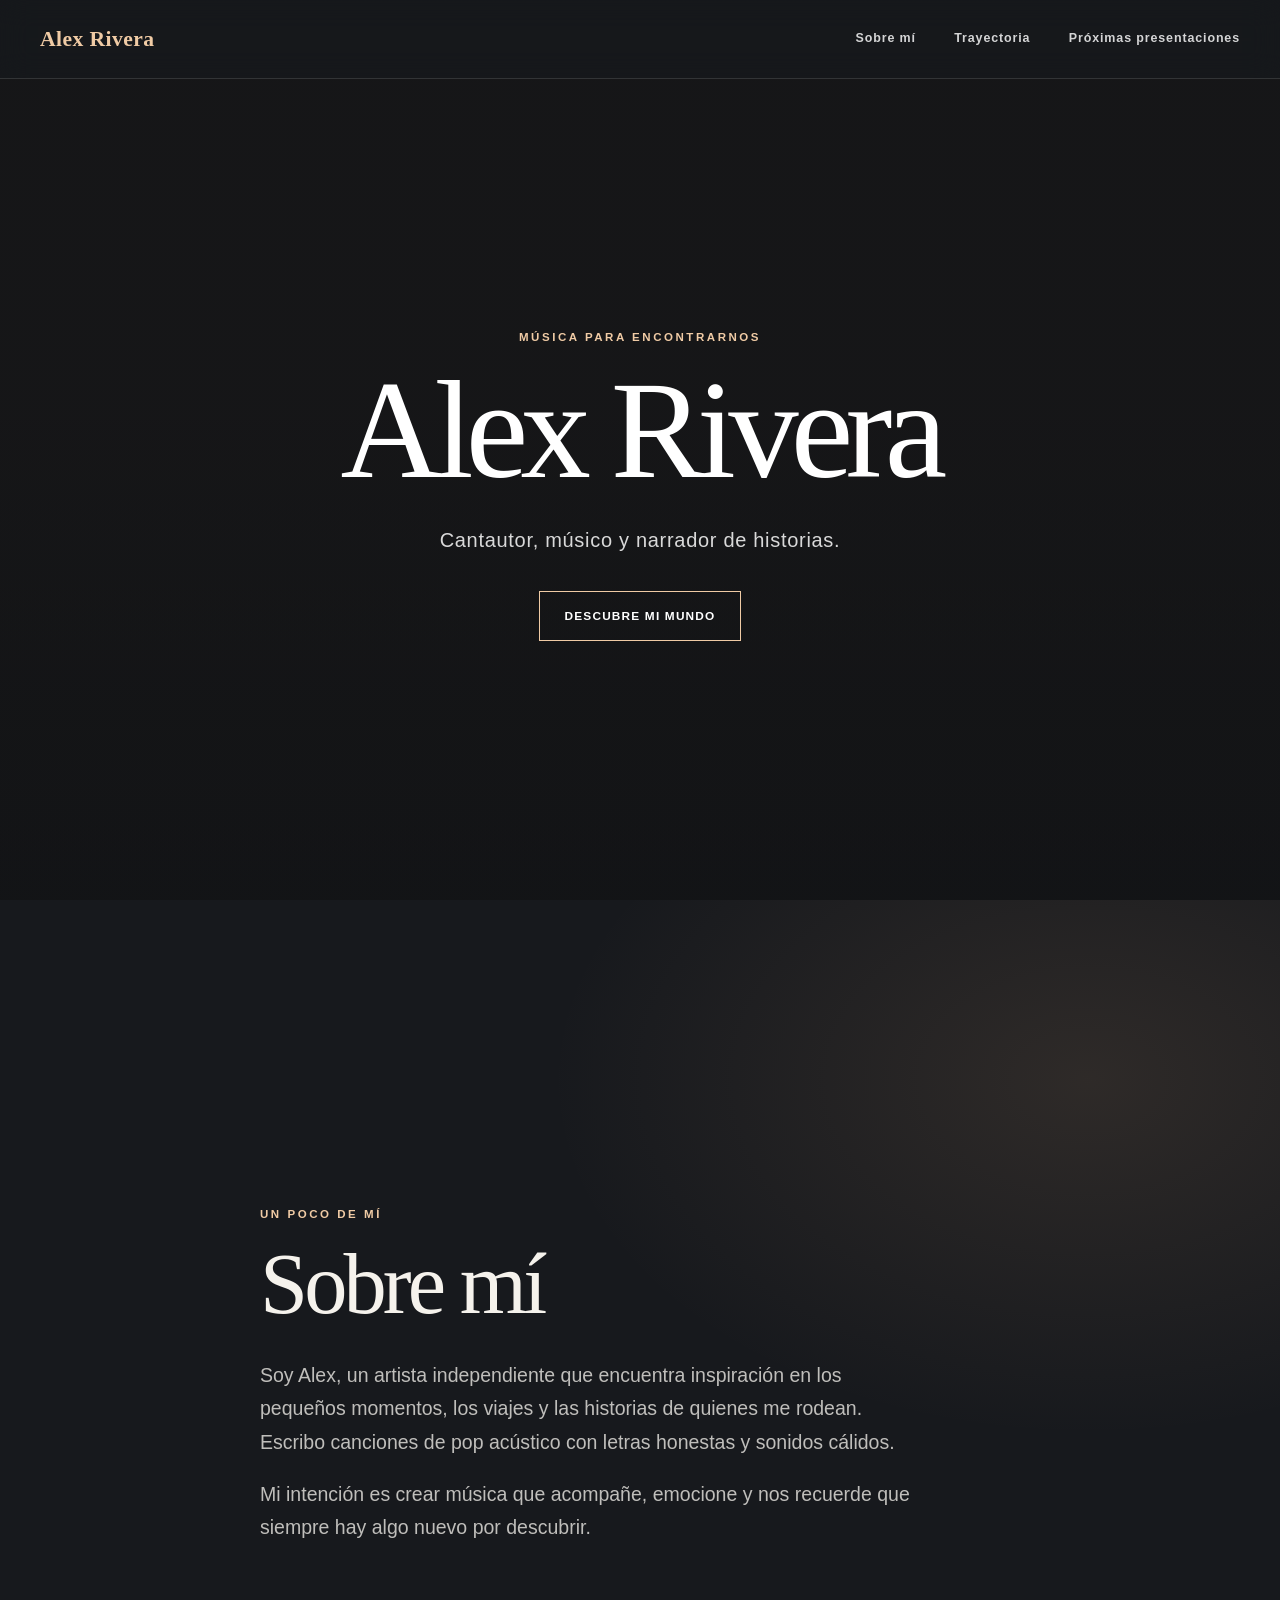
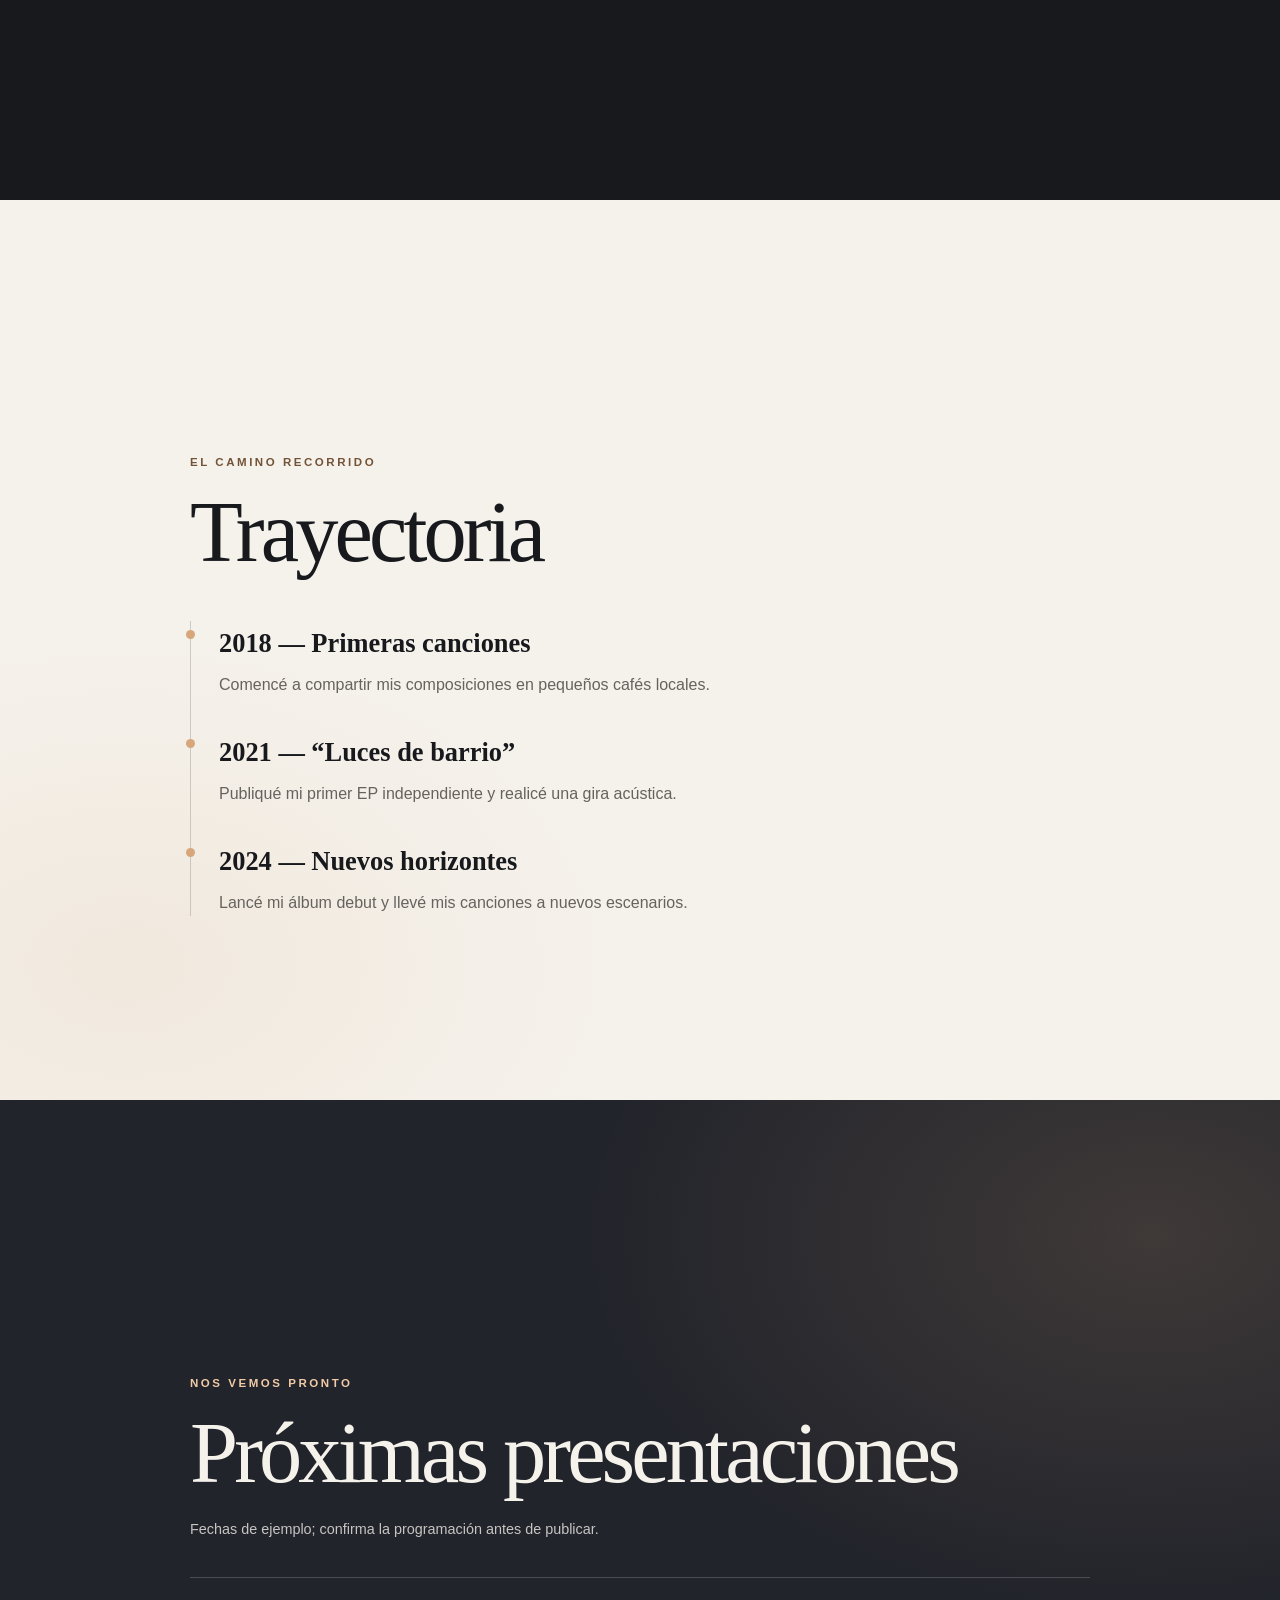
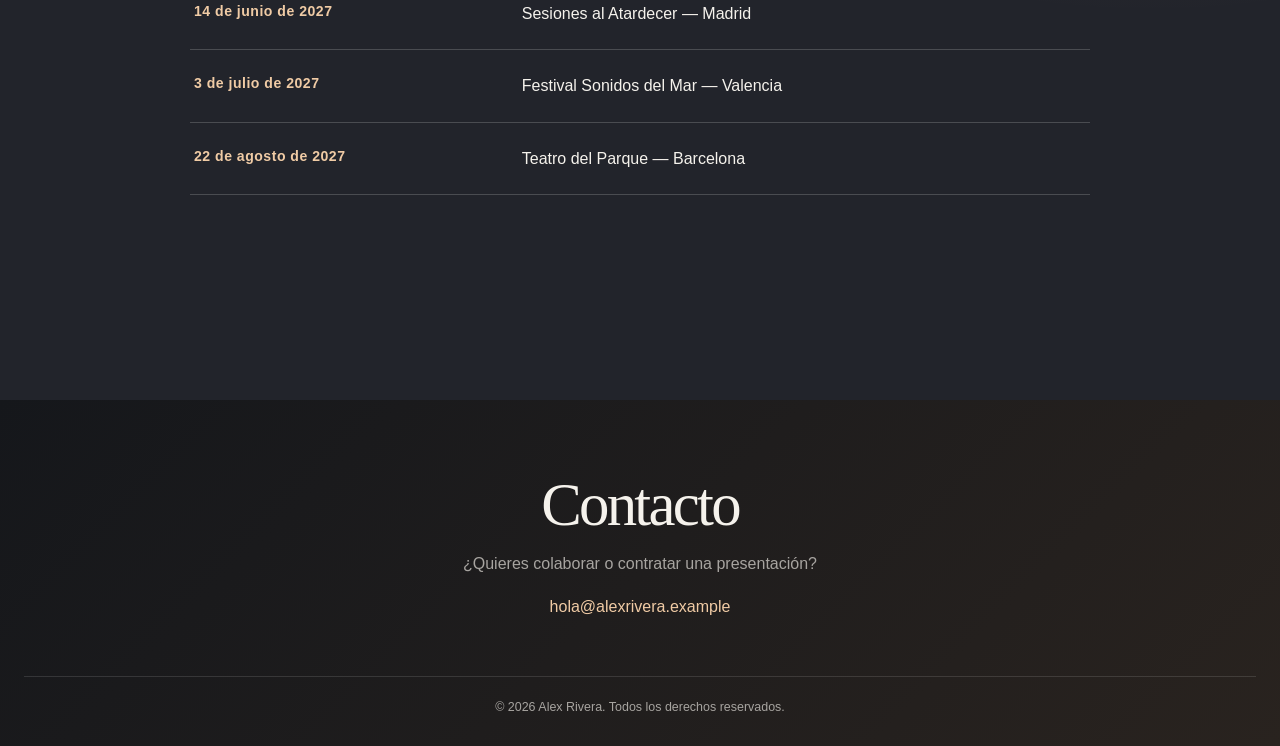
<file: index.html>
<!doctype html>
<html lang="es">
  <head>
    <meta charset="utf-8">
    <meta name="viewport" content="width=device-width, initial-scale=1">
    <meta name="description" content="Descubre la música de Alex Rivera, cantautor independiente de pop acústico. Conoce su trayectoria y encuentra sus próximos conciertos.">
    <meta name="keywords" content="Alex Rivera, cantautor, pop acústico, música independiente, conciertos, música en vivo">
    <meta name="author" content="Alex Rivera">
    <link rel="canonical" href="https://alexrivera.example/">
    <title>Alex Rivera | Cantautor de pop acústico</title>

    <meta property="og:locale" content="es_ES">
    <meta property="og:type" content="website">
    <meta property="og:site_name" content="Alex Rivera">
    <meta property="og:title" content="Alex Rivera | Cantautor de pop acústico">
    <meta property="og:description" content="Descubre la música de Alex Rivera, conoce su trayectoria y encuentra sus próximos conciertos.">
    <meta property="og:url" content="https://alexrivera.example/">
    <meta property="og:image" content="https://images.unsplash.com/photo-1516280440614-37939bbacd81?auto=format&amp;fit=crop&amp;w=2400&amp;q=85">
    <meta property="og:image:alt" content="Artista interpretando música en directo">
    <meta name="twitter:card" content="summary_large_image">

    <script type="application/ld+json">
      {
        "@context": "https://schema.org",
        "@type": "Person",
        "name": "Alex Rivera",
        "description": "Cantautor independiente de pop acústico que escribe canciones inspiradas en historias cotidianas.",
        "image": "https://images.unsplash.com/photo-1516280440614-37939bbacd81?auto=format&fit=crop&w=2400&q=85",
        "url": "https://alexrivera.example/",
        "jobTitle": "Cantautor y músico",
        "knowsAbout": [
          "Pop acústico",
          "Composición musical",
          "Música en vivo"
        ],
        "sameAs": [
          "https://www.instagram.com/alexrivera.music/",
          "https://www.youtube.com/@alexriveramusica",
          "https://www.tiktok.com/@alexriveramusica"
        ]
      }
    </script>
    <link rel="stylesheet" href="styles.css">
  </head>
  <body>
    <a class="skip-link" href="#contenido">Saltar al contenido principal</a>

    <header class="site-header site-header--fixed">
      <nav class="site-nav" aria-label="Navegación principal">
        <a class="site-nav__brand" href="#inicio">Alex Rivera</a>
        <ul class="site-nav__list">
          <li><a href="#sobre-mi">Sobre mí</a></li>
          <li><a href="#trayectoria">Trayectoria</a></li>
          <li><a href="#presentaciones">Próximas presentaciones</a></li>
        </ul>
      </nav>
    </header>

    <main id="contenido">
      <section class="hero section--full-height" id="inicio" aria-labelledby="hero-title">
        <p class="hero__eyebrow">Música para encontrarnos</p>
        <h1 id="hero-title">Alex Rivera</h1>
        <p class="hero__subtitle">Cantautor, músico y narrador de historias.</p>
        <a class="button" href="#sobre-mi">Descubre mi mundo</a>
      </section>

      <section class="about section--full-height" id="sobre-mi" aria-labelledby="about-title">
        <div class="section__content">
          <p class="section__eyebrow">Un poco de mí</p>
          <h2 id="about-title">Sobre mí</h2>
          <p>
            Soy Alex, un artista independiente que encuentra inspiración en los
            pequeños momentos, los viajes y las historias de quienes me rodean.
            Escribo canciones de pop acústico con letras honestas y sonidos
            cálidos.
          </p>
          <p>
            Mi intención es crear música que acompañe, emocione y nos recuerde
            que siempre hay algo nuevo por descubrir.
          </p>
        </div>
      </section>

      <section class="career section--full-height" id="trayectoria" aria-labelledby="career-title">
        <div class="section__content">
          <p class="section__eyebrow">El camino recorrido</p>
          <h2 id="career-title">Trayectoria</h2>
          <ol class="career__milestones">
            <li>
              <h3>2018 — Primeras canciones</h3>
              <p>Comencé a compartir mis composiciones en pequeños cafés locales.</p>
            </li>
            <li>
              <h3>2021 — “Luces de barrio”</h3>
              <p>Publiqué mi primer EP independiente y realicé una gira acústica.</p>
            </li>
            <li>
              <h3>2024 — Nuevos horizontes</h3>
              <p>Lancé mi álbum debut y llevé mis canciones a nuevos escenarios.</p>
            </li>
          </ol>
        </div>
      </section>

      <section class="events section--full-height" id="presentaciones" aria-labelledby="events-title">
        <div class="section__content">
          <p class="section__eyebrow">Nos vemos pronto</p>
          <h2 id="events-title">Próximas presentaciones</h2>
          <p class="events__note">Fechas de ejemplo; confirma la programación antes de publicar.</p>
          <ul class="events__list">
            <li>
              <time datetime="2027-06-14">14 de junio de 2027</time>
              <span>Sesiones al Atardecer — Madrid</span>
            </li>
            <li>
              <time datetime="2027-07-03">3 de julio de 2027</time>
              <span>Festival Sonidos del Mar — Valencia</span>
            </li>
            <li>
              <time datetime="2027-08-22">22 de agosto de 2027</time>
              <span>Teatro del Parque — Barcelona</span>
            </li>
          </ul>
        </div>
      </section>
    </main>

    <footer class="site-footer">
      <h2>Contacto</h2>
      <p>¿Quieres colaborar o contratar una presentación?</p>
      <address>
        <a href="mailto:hola@alexrivera.example">hola@alexrivera.example</a>
      </address>
      <p class="site-footer__copyright">&copy; 2026 Alex Rivera. Todos los derechos reservados.</p>
    </footer>
  </body>
</html>
</file>
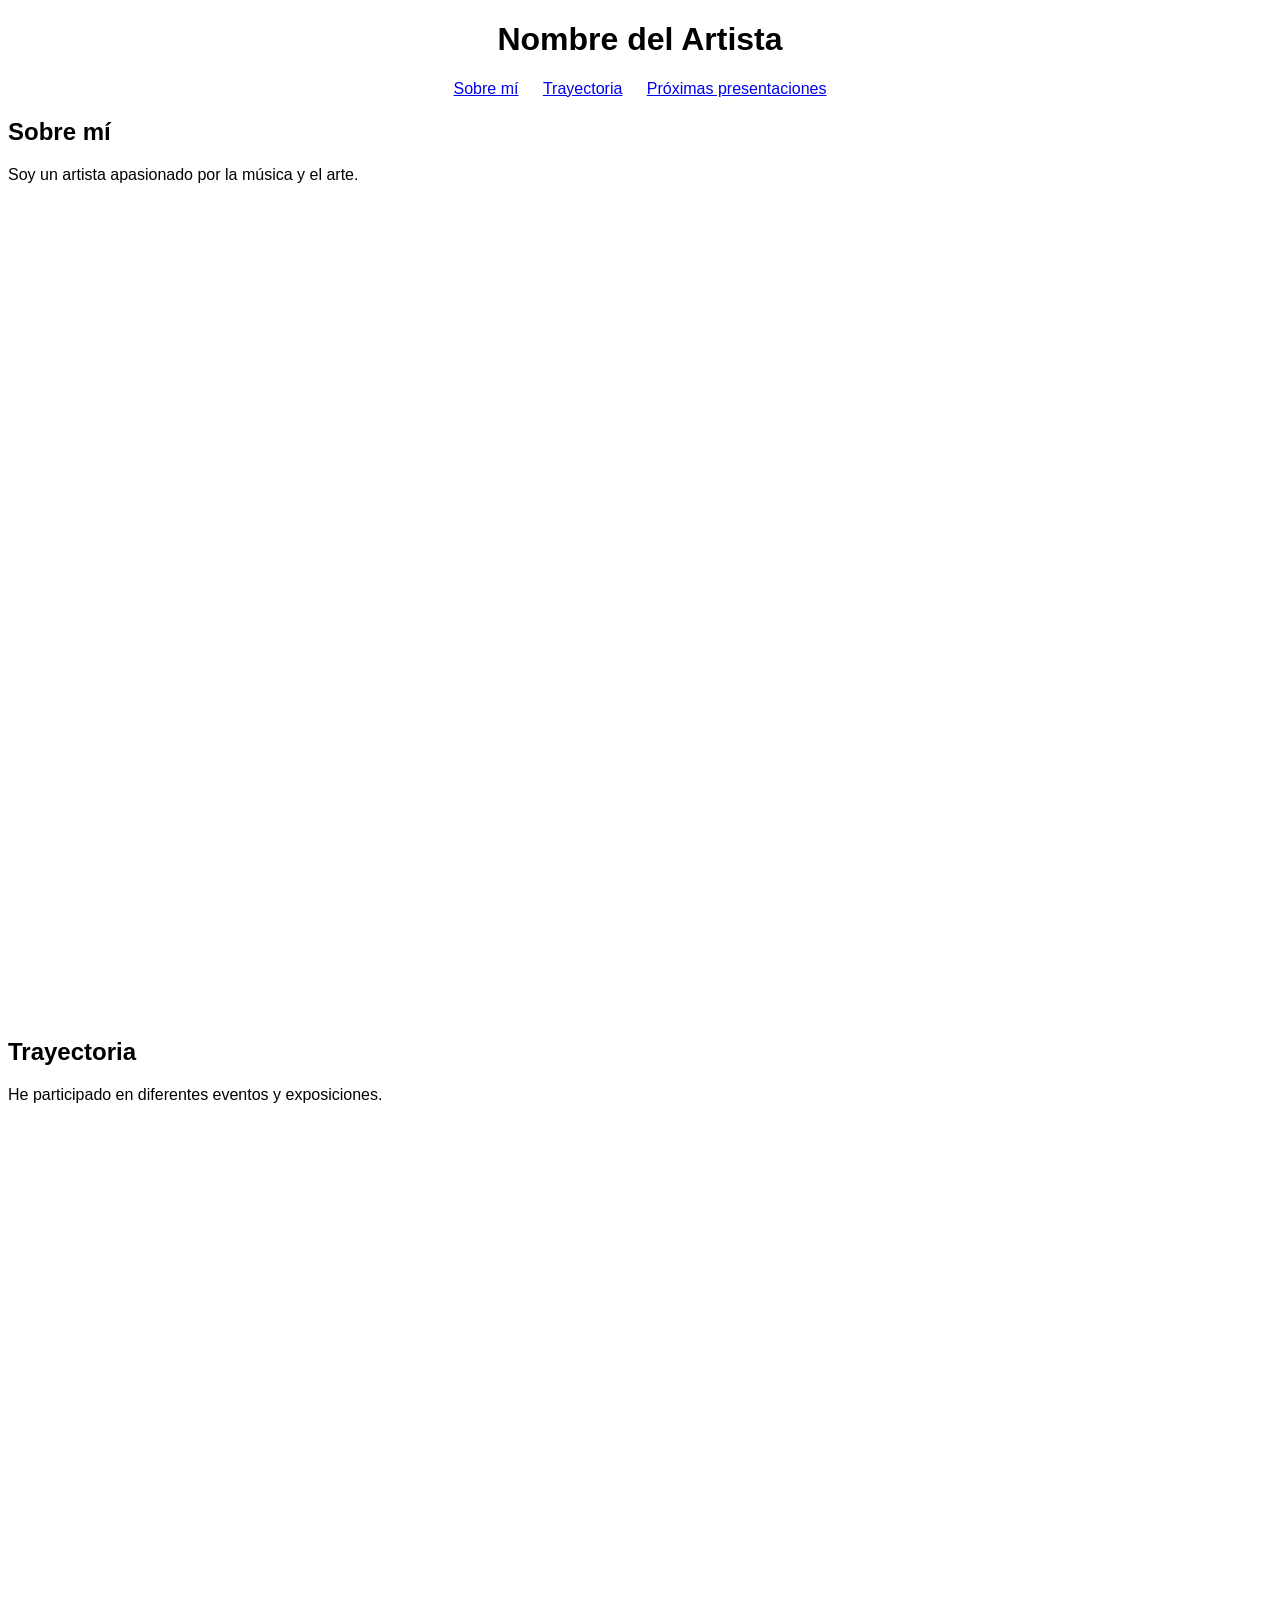
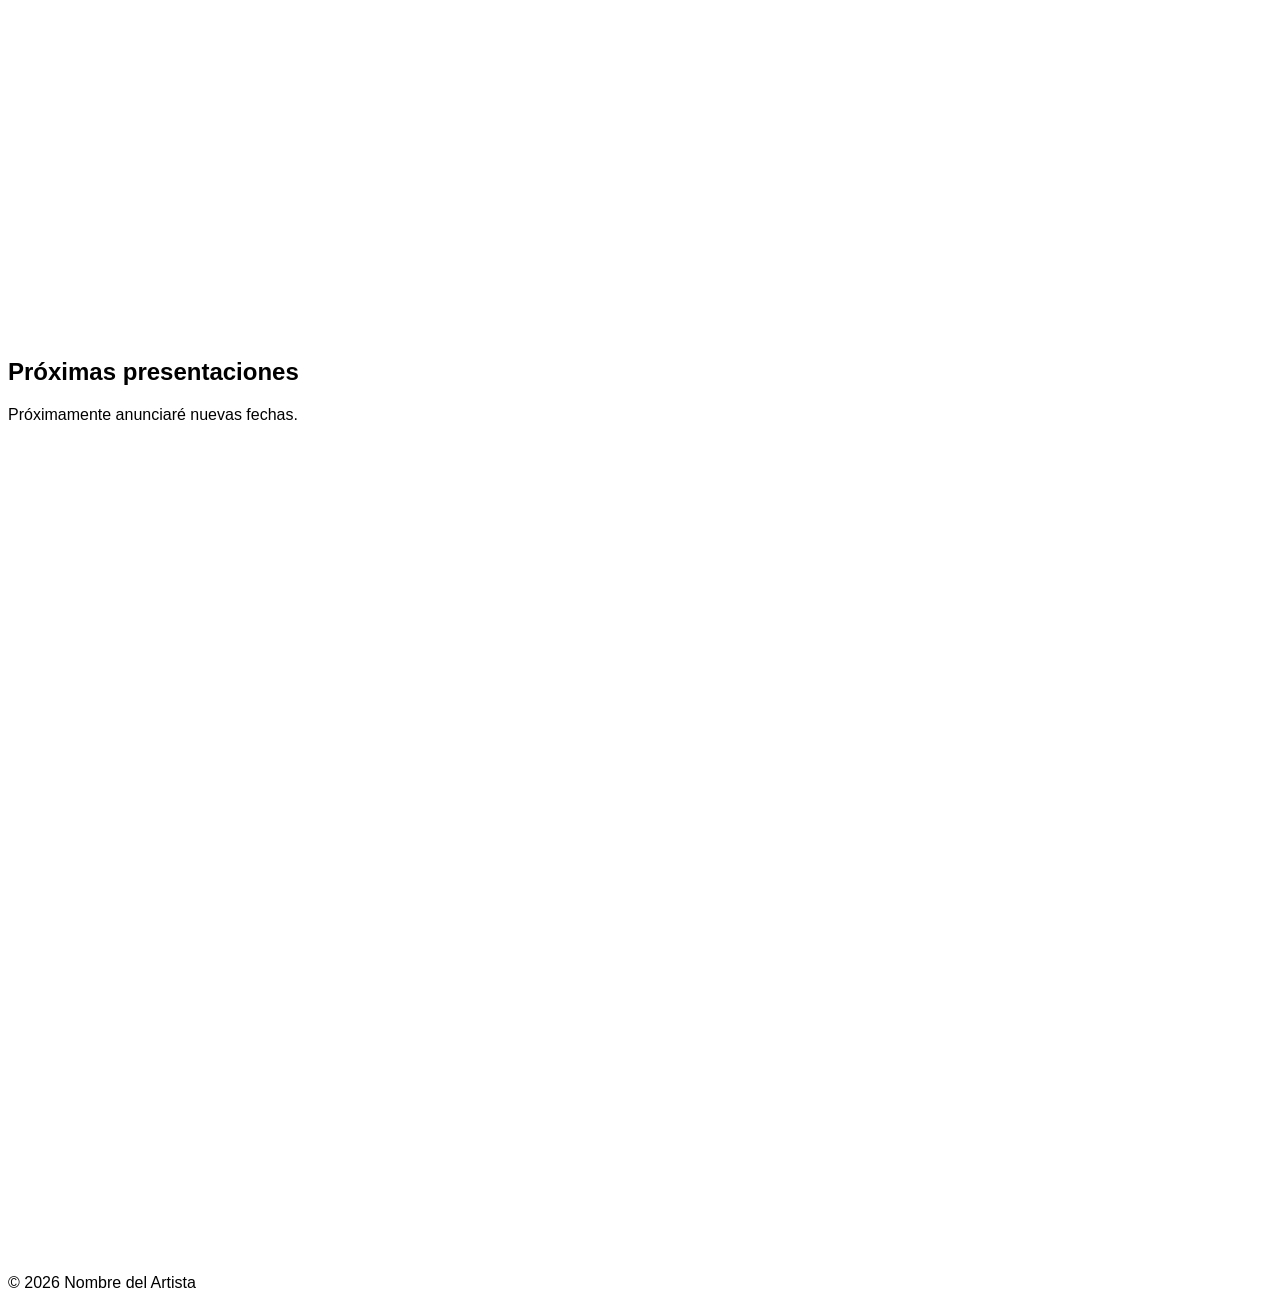
<file: manual/index 2.html>
<!DOCTYPE html>
<html lang="es">
<head>
  <meta charset="UTF-8">
  <meta name="viewport" content="width=device-width, initial-scale=1.0">
  <title>Alex Rivera | Cantautor de pop acústico</title>
  <link rel="stylesheet" href="style2.css">
</head>
<body>

    <header>
        <h1>Nombre del Artista</h1>

        <nav>
            <a href="#sobre-mi">Sobre mí</a>
            <a href="#trayectoria">Trayectoria</a>
            <a href="#presentaciones">Próximas presentaciones</a>
        </nav>
    </header>

    <main>

        <section id="sobre-mi">
            <h2>Sobre mí</h2>
            <p>Soy un artista apasionado por la música y el arte.</p>
        </section>

        <section id="trayectoria">
            <h2>Trayectoria</h2>
            <p>He participado en diferentes eventos y exposiciones.</p>
        </section>

        <section id="presentaciones">
            <h2>Próximas presentaciones</h2>
            <p>Próximamente anunciaré nuevas fechas.</p>
        </section>

    </main>

    <footer>
        <p>© 2026 Nombre del Artista</p>
    </footer>

</body>
</html>
</file>
<file: styles.css>
/* Base y paleta */
:root {
  color-scheme: light;
  --color-ink: #17191d;
  --color-paper: #f5f2ec;
  --color-muted: #a7a4a0;
  --color-accent: #d7a77b;
  --color-accent-light: #f0cba5;
  --color-night: #17191d;
  --font-display: "Iowan Old Style", "Palatino Linotype", "Book Antiqua", Georgia, serif;
  --font-body: "Avenir Next", Avenir, "Segoe UI", sans-serif;
  --header-height: 78px;
}

* {
  box-sizing: border-box;
}

html {
  scroll-behavior: smooth;
  scroll-padding-top: var(--header-height);
}

body {
  margin: 0;
  background: var(--color-paper);
  color: var(--color-ink);
  font-family: var(--font-body);
  font-size: 16px;
  line-height: 1.7;
  -webkit-font-smoothing: antialiased;
}

img {
  display: block;
  max-width: 100%;
}

a {
  color: inherit;
}

::selection {
  background: var(--color-accent);
  color: var(--color-night);
}

/* Enlace de salto accesible con teclado */
.skip-link {
  position: fixed;
  z-index: 20;
  top: 8px;
  left: 8px;
  padding: 10px 14px;
  transform: translateY(calc(-100% - 16px));
  background: #fff;
  color: var(--color-night);
  font-weight: 700;
  text-decoration: none;
}

.skip-link:focus {
  outline: 3px solid var(--color-accent);
  outline-offset: 3px;
  transform: translateY(0);
}

/* Navegación fija */
.site-header {
  position: fixed;
  z-index: 10;
  inset: 0 0 auto;
  min-height: var(--header-height);
  border-bottom: 1px solid rgb(255 255 255 / 12%);
  background: rgb(23 25 29 / 82%);
  color: #fff;
  backdrop-filter: blur(14px);
  -webkit-backdrop-filter: blur(14px);
}

.site-nav {
  display: flex;
  width: min(100% - 64px, 1200px);
  min-height: var(--header-height);
  align-items: center;
  justify-content: space-between;
  gap: 32px;
  margin-inline: auto;
}

.site-nav__brand {
  flex: 0 0 auto;
  color: var(--color-accent-light);
  font-family: var(--font-display);
  font-size: 1.35rem;
  font-weight: 600;
  letter-spacing: 0.02em;
  text-decoration: none;
}

.site-nav__list {
  display: flex;
  align-items: center;
  gap: clamp(18px, 3vw, 42px);
  margin: 0;
  padding: 0;
  list-style: none;
}

.site-nav__list a {
  position: relative;
  display: inline-block;
  padding-block: 8px;
  color: rgb(255 255 255 / 82%);
  font-size: 0.78rem;
  font-weight: 600;
  letter-spacing: 0.07em;
  text-decoration: none;
  transition: color 180ms ease;
}

.site-nav__list a::after {
  position: absolute;
  right: 0;
  bottom: 2px;
  left: 0;
  height: 1px;
  background: var(--color-accent-light);
  content: "";
  transform: scaleX(0);
  transform-origin: left;
  transition: transform 180ms ease;
}

.site-nav__list a:hover,
.site-nav__list a:focus-visible {
  color: var(--color-accent-light);
}

.site-nav__list a:hover::after,
.site-nav__list a:focus-visible::after {
  transform: scaleX(1);
}

/* Portada */
.hero {
  position: relative;
  display: flex;
  min-height: 100vh;
  min-height: 100svh;
  flex-direction: column;
  align-items: center;
  justify-content: center;
  overflow: hidden;
  padding: calc(var(--header-height) + 56px) 24px 72px;
  background-color: #272321;
  background-image:
    linear-gradient(90deg, rgb(15 17 20 / 72%), rgb(15 17 20 / 72%)),
    linear-gradient(0deg, rgb(15 17 20 / 46%), transparent 55%),
    url("https://images.unsplash.com/photo-1516280440614-37939bbacd81?auto=format&fit=crop&w=2400&q=85");
  background-position: center;
  background-size: cover;
  color: #fff;
  text-align: center;
}

.hero__eyebrow,
.section__eyebrow {
  margin: 0 0 16px;
  color: var(--color-accent-light);
  font-size: 0.72rem;
  font-weight: 700;
  letter-spacing: 0.22em;
  line-height: 1.4;
  text-transform: uppercase;
}

.hero h1 {
  margin: 0;
  font-family: var(--font-display);
  font-size: clamp(4rem, 11vw, 9.5rem);
  font-weight: 400;
  letter-spacing: -0.055em;
  line-height: 0.98;
}

.hero__subtitle {
  margin: 24px 0 34px;
  color: rgb(255 255 255 / 84%);
  font-size: clamp(1rem, 2vw, 1.25rem);
  letter-spacing: 0.035em;
}

.button {
  display: inline-flex;
  min-height: 50px;
  align-items: center;
  justify-content: center;
  padding: 12px 25px;
  border: 1px solid var(--color-accent-light);
  color: #fff;
  font-size: 0.74rem;
  font-weight: 700;
  letter-spacing: 0.1em;
  text-decoration: none;
  text-transform: uppercase;
  transition: background-color 200ms ease, color 200ms ease, transform 200ms ease;
}

.button:hover,
.button:focus-visible {
  transform: translateY(-2px);
  background: var(--color-accent-light);
  color: var(--color-night);
}

/* Secciones de contenido */
.section--full-height {
  display: flex;
  min-height: 100vh;
  min-height: 100svh;
  align-items: center;
  padding: calc(var(--header-height) + 64px) 24px 72px;
  scroll-margin-top: 0;
}

.section__content {
  width: min(100%, 900px);
  margin-inline: auto;
}

.section__content h2,
.site-footer h2 {
  margin: 0 0 28px;
  font-family: var(--font-display);
  font-size: clamp(2.8rem, 7vw, 5.4rem);
  font-weight: 400;
  letter-spacing: -0.045em;
  line-height: 1.08;
}

.about {
  background:
    radial-gradient(ellipse at 85% 20%, rgb(215 167 123 / 12%), transparent 35%),
    var(--color-night);
  color: var(--color-paper);
}

.about .section__content {
  max-width: 760px;
}

.about .section__content > p:not(.section__eyebrow) {
  max-width: 670px;
  color: rgb(245 242 236 / 76%);
  font-size: clamp(1.05rem, 2vw, 1.22rem);
}

.career {
  background:
    radial-gradient(ellipse at 10% 85%, rgb(215 167 123 / 13%), transparent 32%),
    var(--color-paper);
}

.career .section__eyebrow {
  color: #735337;
}

.career__milestones {
  display: grid;
  gap: 0;
  margin: 42px 0 0;
  padding: 0;
  border-left: 1px solid rgb(23 25 29 / 18%);
  list-style: none;
}

.career__milestones li {
  position: relative;
  padding: 0 0 32px 28px;
}

.career__milestones li:last-child {
  padding-bottom: 0;
}

.career__milestones li::before {
  position: absolute;
  top: 9px;
  left: -5px;
  width: 9px;
  height: 9px;
  border-radius: 50%;
  background: var(--color-accent);
  content: "";
}

.career__milestones h3 {
  margin: 0 0 5px;
  font-family: var(--font-display);
  font-size: clamp(1.25rem, 2.5vw, 1.65rem);
  font-weight: 600;
}

.career__milestones p {
  margin: 0;
  color: #66635f;
}

.events {
  background:
    radial-gradient(ellipse at 90% 15%, rgb(215 167 123 / 16%), transparent 35%),
    #22242b;
  color: var(--color-paper);
}

.events__note {
  margin: -12px 0 24px;
  color: rgb(245 242 236 / 78%);
  font-size: 0.9rem;
}

.events__list {
  display: grid;
  gap: 0;
  margin: 36px 0 0;
  padding: 0;
  border-top: 1px solid rgb(255 255 255 / 18%);
  list-style: none;
}

.events__list li {
  display: grid;
  grid-template-columns: minmax(180px, 0.7fr) 1.3fr;
  gap: 24px;
  padding: 22px 4px;
  border-bottom: 1px solid rgb(255 255 255 / 18%);
  transition: padding 180ms ease, color 180ms ease;
}

.events__list li:hover {
  padding-inline: 12px;
  color: var(--color-accent-light);
}

.events__list time {
  color: var(--color-accent-light);
  font-size: 0.88rem;
  font-weight: 700;
  letter-spacing: 0.035em;
}

/* Pie de página */
.site-footer {
  padding: 72px 24px 28px;
  background: linear-gradient(135deg, #15171b, #29231f);
  color: var(--color-paper);
  text-align: center;
}

.site-footer h2 {
  margin-bottom: 12px;
  font-size: clamp(2.3rem, 5vw, 3.8rem);
}

.site-footer > p:not(.site-footer__copyright) {
  margin: 0 0 16px;
  color: var(--color-muted);
}

.site-footer address {
  font-style: normal;
}

.site-footer address a {
  color: var(--color-accent-light);
  text-decoration: none;
  text-underline-offset: 5px;
  transition: color 180ms ease;
}

.site-footer address a:hover,
.site-footer address a:focus-visible {
  color: #fff;
  text-decoration: underline;
}

.site-footer__copyright {
  margin: 56px 0 0;
  padding-top: 20px;
  border-top: 1px solid rgb(255 255 255 / 12%);
  color: var(--color-muted);
  font-size: 0.78rem;
}

/* Adaptación a pantallas pequeñas */
@media (max-width: 680px) {
  :root {
    --header-height: 96px;
  }

  .site-nav {
    width: calc(100% - 36px);
    min-height: var(--header-height);
    flex-direction: column;
    justify-content: center;
    gap: 5px;
    padding-block: 8px;
  }

  .site-nav__brand {
    font-size: 1.15rem;
  }

  .site-nav__list {
    width: 100%;
    justify-content: center;
    gap: clamp(12px, 4vw, 24px);
  }

  .site-nav__list a {
    font-size: clamp(0.65rem, 2.6vw, 0.76rem);
    letter-spacing: 0.025em;
  }

  .hero {
    background-position: 58% center;
  }

  .section--full-height {
    padding: calc(var(--header-height) + 48px) 24px 56px;
  }

  .events__list li {
    grid-template-columns: 1fr;
    gap: 4px;
    padding-block: 18px;
  }

  .site-footer {
    padding-inline: 22px;
  }
}

@media (prefers-reduced-motion: reduce) {
  html {
    scroll-behavior: auto;
  }

  *,
  *::before,
  *::after {
    transition-duration: 0.01ms !important;
  }
}
</file>
<file: manual/style2.css>
body {
    font-family: Arial, sans-serif;
}

header {
    text-align: center;
}

nav a {
    margin: 10px;
}

section {
    min-height: 100vh;
}
</file>
